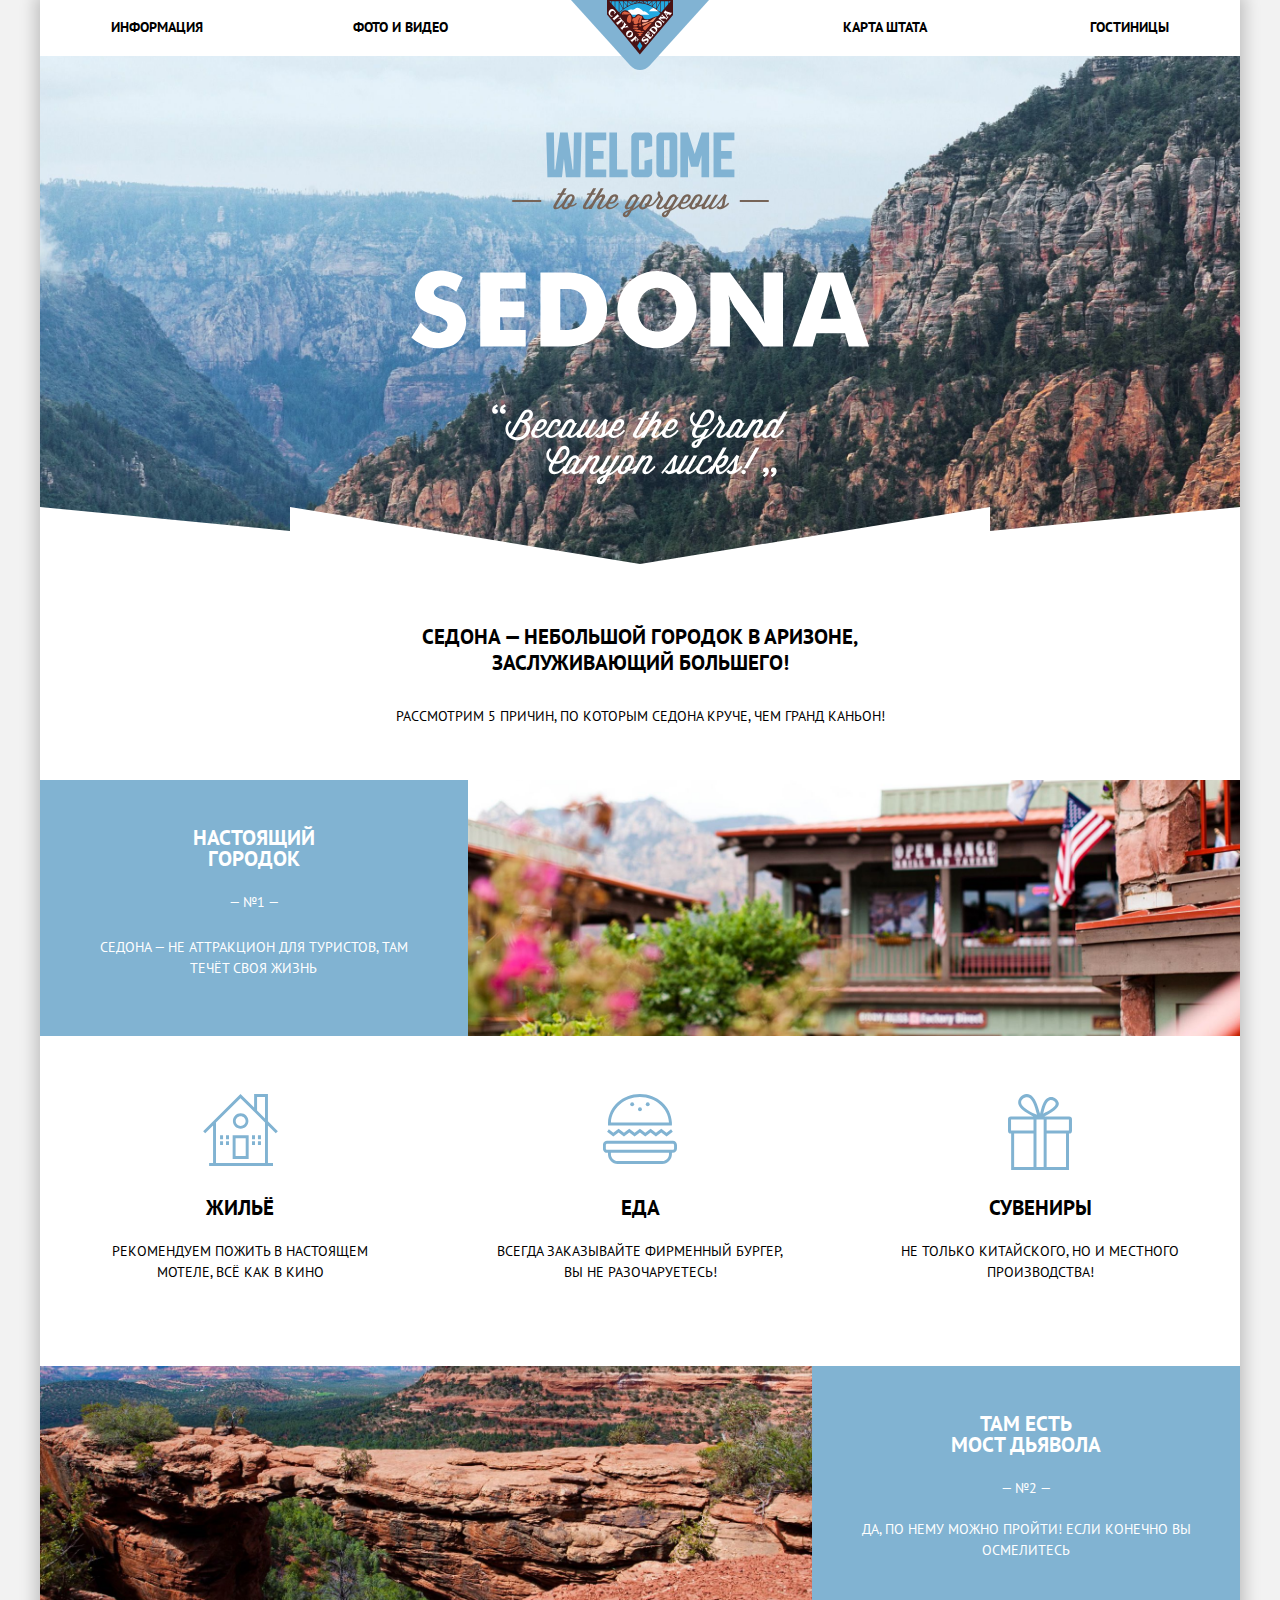
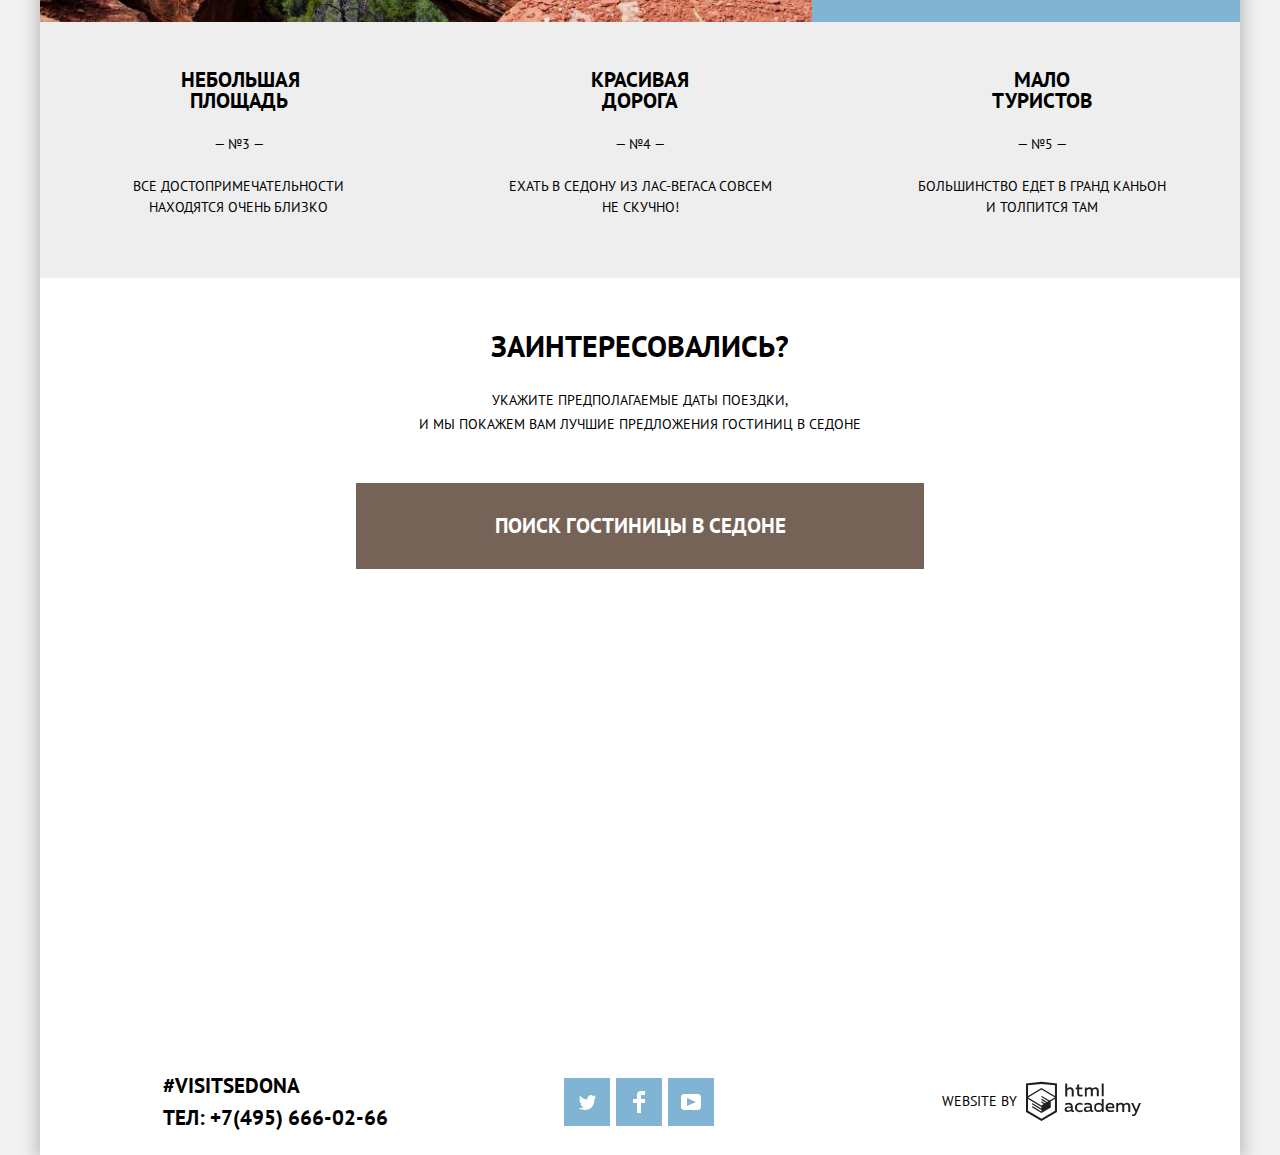
<file: index.html>
<!DOCTYPE html>
<html lang="ru">

<head>
  <meta charset="utf-8">
  <title>Седона</title>
  <link href="https://fonts.googleapis.com/css?family=PT+Sans:400,700&display=swap&subset=cyrillic" rel="stylesheet">
  <link href="css/normalize.css" rel="stylesheet">
  <link href="css/style-min.css" rel="stylesheet">
</head>

<body>
  <div class="page-container">
    <header class="main-header">
      <nav class="navigation-container">
        <a class="logo" href="index.html">
          <img class="logo-image" src="img/logo-sedona.svg" width="140" height="70" alt="город Седона логотип">
        </a>
        <ul class="without-bullets site-navigation">
          <li class="nav-item">
            <a class="link" href="">Информация</a>
          </li>
          <li class="nav-item">
            <a class="link" href="">Фото и Видео</a>
          </li>
          <li class="nav-item">
            <a class="link" href="">Карта штата</a>
          </li>
          <li class="nav-item">
            <a class="link" href="hotels.html">Гостиницы</a>
          </li>
        </ul>
      </nav>
    </header>
    <main>
      <div class="intro">
        <img src="img/intro-welcome.svg" width="459" height="353" alt="Приветствие">
      </div>
      <div class="heading">
        <h1 class="main-title">Седона — небольшой городок в Аризоне, заслуживающий большего!</h1>
        <p class="heading-reason">Рассмотрим 5 причин, по которым Седона круче, чем гранд каньон!</p>
      </div>
      <section class="content">
        <h2 class="visually-hidden">Преимущесва</h2>
        <ul class="without-bullets">
          <li>
            <div class="reason-landscape">
              <div class="marked">
                <h3 class="reason-title">Настоящий городок</h3>
                <p>— №1 —</p>
                <p class="small-scale">Седона — не аттракцион для туристов, там течёт своя жизнь</p>
              </div>
              <img class="img-reason" src="img/real-city.jpg" width="800" height="400" alt="Фото города Седона">
            </div>
            <ul class="without-bullets reason">
              <li class="nested-list">
                <h3 class="reason-title sub-reasons home">Жильё</h3>
                <p>Рекомендуем пожить в настоящем мотеле, всё как в кино</p>
              </li>
              <li class="nested-list">
                <h3 class="reason-title sub-reasons food">Еда</h3>
                <p>Всегда заказывайте фирменный бургер, вы не разочаруетесь!</p>
              </li>
              <li class="nested-list ">
                <h3 class="reason-title sub-reasons souvenir">Сувениры</h3>
                <p>Не только китайского, но и местного производства!</p>
              </li>
            </ul>
          </li>
          <li>
            <div class="reason-landscape">
              <img class="img-reason" src="img/devil-canyon.jpg" width="800" height="400" alt="Фото дьявольского моста">
              <div class="marked">
                <h3 class="reason-title">Там есть<br> мост дьявола</h3>
                <p class="marked-correct">— №2 —</p>
                <p>Да, по нему можно пройти! Если конечно вы осмелитесь</p>
              </div>
            </div>
            <ul class="without-bullets number-reason">
              <li class="other-reasons">
                <h3 class="reason-title">Небольшая площадь</h3>
                <p class="other-reasons-correct">— №3 —</p>
                <p>Все достопримечательности находятся очень близко</p>
              </li>
              <li class="other-reasons other-reasons-fix">
                <h3 class="reason-title">Красивая дорога</h3>
                <p class="other-reasons-correct">— №4 —</p>
                <p>Ехать в седону из лас-вегаса совсем не скучно!</p>
              </li>
              <li class="other-reasons">
                <h3 class="reason-title">Мало туристов</h3>
                <p class="other-reasons-correct">— №5 —</p>
                <p>Большинство едет в гранд каньон и толпится там</p>
              </li>
            </ul>
        </ul>
      </section>
      <div class="before-search">
        <p>Заинтересовались?</p>
        <p>Укажите предполагаемые даты поездки,<br>и мы покажем вам лучшие предложения гостиниц в седоне
        </p>
      </div>
      <div class="pop-up-form">
        <button class="search" type="button">Поиск гостиницы в Седоне</button>
        <div class="modal-container">
          <form class="user search-form" method="get" action="https://echo.htmlacademy.ru">
            <div class="search-date">
              <label for="date-in">Дата заезда:</label>
              <div class="date-container container-correct">
                <input class="pop-up-input date-in" type="text" id="date-in" name="in" placeholder="24 апреля 2017">
                <button class="date-button" type="button" aria-label="Календарь для даты заезда">
                  <svg xmlns="http://www.w3.org/2000/svg" width="21" height="22" viewBox="0 0 21 22">
                    <path d="M19.251 2.025h-2.845V.648c0-.381-.294-.689-.656-.689-.363 0-.656.308-.656.689v1.377h-3.938V.648c0-.381-.294-.689-.655-.689-.363 0-.657.308-.657.689v1.377H5.906V.648c0-.381-.294-.689-.656-.689-.363 0-.657.308-.657.689v1.377H1.75C.784 2.025 0 2.847 0 3.862v16.302C0 21.179.784 22 1.75 22h17.501c.966 0 1.749-.821 1.749-1.836V3.862c0-1.015-.783-1.837-1.749-1.837zm.437 18.139a.448.448 0 0 1-.437.459H1.75a.45.45 0 0 1-.438-.459V3.862a.45.45 0 0 1 .438-.459h2.844v1.378c0 .381.294.689.657.689.362 0 .656-.308.656-.689V3.403h3.938v1.378c0 .381.294.689.657.689.361 0 .655-.308.655-.689V3.403h3.938v1.378c0 .381.293.689.656.689.362 0 .656-.308.656-.689V3.403h2.845c.241 0 .437.206.437.459v16.302z" />
                    <path d="M4.594 8.225h2.625v2.066H4.594zM4.594 11.668h2.625v2.067H4.594zM4.594 15.112h2.625v2.066H4.594zM9.188 15.112h2.625v2.066H9.188zM9.188 11.668h2.625v2.067H9.188zM9.188 8.225h2.625v2.066H9.188zM13.781 15.112h2.625v2.066h-2.625zM13.781 11.668h2.625v2.067h-2.625zM13.781 8.225h2.625v2.066h-2.625z" />
                  </svg>
                </button>
              </div>
            </div>
            <div class="search-date">
              <label for="date-out">Дата выезда:</label>
              <div class="date-container">
                <input class="pop-up-input date-out" type="text" id="date-out" placeholder="4 июля 2017">
                <button class="date-button" type="button" aria-label="Календарь для даты выезда">
                  <svg xmlns="http://www.w3.org/2000/svg" width="21" height="22" viewBox="0 0 21 22">
                    <path d="M19.251 2.025h-2.845V.648c0-.381-.294-.689-.656-.689-.363 0-.656.308-.656.689v1.377h-3.938V.648c0-.381-.294-.689-.655-.689-.363 0-.657.308-.657.689v1.377H5.906V.648c0-.381-.294-.689-.656-.689-.363 0-.657.308-.657.689v1.377H1.75C.784 2.025 0 2.847 0 3.862v16.302C0 21.179.784 22 1.75 22h17.501c.966 0 1.749-.821 1.749-1.836V3.862c0-1.015-.783-1.837-1.749-1.837zm.437 18.139a.448.448 0 0 1-.437.459H1.75a.45.45 0 0 1-.438-.459V3.862a.45.45 0 0 1 .438-.459h2.844v1.378c0 .381.294.689.657.689.362 0 .656-.308.656-.689V3.403h3.938v1.378c0 .381.294.689.657.689.361 0 .655-.308.655-.689V3.403h3.938v1.378c0 .381.293.689.656.689.362 0 .656-.308.656-.689V3.403h2.845c.241 0 .437.206.437.459v16.302z" />
                    <path d="M4.594 8.225h2.625v2.066H4.594zM4.594 11.668h2.625v2.067H4.594zM4.594 15.112h2.625v2.066H4.594zM9.188 15.112h2.625v2.066H9.188zM9.188 11.668h2.625v2.067H9.188zM9.188 8.225h2.625v2.066H9.188zM13.781 15.112h2.625v2.066h-2.625zM13.781 11.668h2.625v2.067h-2.625zM13.781 8.225h2.625v2.066h-2.625z" />
                  </svg>
                </button>
              </div>
            </div>
            <div class="search-sum">
              <label for="sum-adults">Взрослые:</label>
              <div class="sum-container">
                <input class="pop-up-input sum-adults" type="text" id="sum-adults" name="adults" placeholder="2">
                <button type="button" class="button-minus">
                  <svg xmlns="http://www.w3.org/2000/svg" width="12" height="12" viewBox="0 0 24 24">
                    <path d="M0 9h24v6h-24z" />
                  </svg>
                </button>
                <button type="button" class="button-plus">
                  <svg xmlns="http://www.w3.org/2000/svg" width="12" height="12" viewBox="0 0 24 24">
                    <path d="M24 9h-9v-9h-6v9h-9v6h9v9h6v-9h9z" />
                  </svg>
                </button>
              </div>
            </div>
            <div class="search-sum number-correct">
              <label for="sum-child">Дети:</label>
              <div class="sum-container">
                <input class="pop-up-input sum-child" type="text" id="sum-child" name="child" placeholder="0">
                <button type="button" class=" button-minus">
                  <svg xmlns="http://www.w3.org/2000/svg" width="12" height="12" viewBox="0 0 24 24">
                    <path d="M0 9h24v6h-24z" />
                  </svg>
                </button>
                <button type="button" class="button-plus">
                  <svg xmlns="http://www.w3.org/2000/svg" width="12" height="12" viewBox="0 0 24 24">
                    <path d="M24 9h-9v-9h-6v9h-9v6h9v9h6v-9h9z" />
                  </svg>
                </button>
              </div>
            </div>
            <button class="find-button" type="submit">Найти</button>
          </form>
        </div>
      </div>
      <div>
        <iframe src="https://www.google.com/maps/embed?pb=!1m18!1m12!1m3!1d1381652.562069923!2d-113.33995624875845!3d34.11671425889066!2m3!1f0!2f0!3f0!3m2!1i1024!2i768!4f13.1!3m3!1m2!1s0x872da132f942b00d%3A0x5548c523fa6c8efd!2z0KHQtdC00L7QvdCwLCDQkNGA0LjQt9C-0L3QsCA4NjMzNiwg0KHQqNCQ!5e0!3m2!1sru!2sua!4v1584715663365!5m2!1sru!2sua" width="1200" height="473" style="border:0;" allowfullscreen="" aria-hidden="false" tabindex="0"></iframe>
      </div>
    </main>
    <footer class="footer-wrap">
      <p class="telephone ">#visitsedona
        <a class="link" href="tel:74956660266">тел: +7(495) 666-02-66</a>
      </p>
      <ul class="without-bullets social-link">
        <li>
          <a class="social-icon twitter" href="" aria-label="Твиттер"></a>
        </li>
        <li>
          <a class="social-icon facebook" href="" aria-label="Фейсбук"></a>
        </li>
        <li>
          <a class="social-icon youtube" href="" aria-label="Ютуб"></a>
        </li>
      </ul>
      <div class="academy-wrap">
        <div class="academy-footer">website by</div>
        <a class="link" href="https://htmlacademy.ru/intensive/htmlcss" aria-label="Ссылка на академию">
            <svg class="academy-link"  id="Layer_1" data-name="Layer 1" xmlns="http://www.w3.org/2000/svg" viewBox="0 0 108.08 36.85">
              <title>logo-htmlacademy-small1</title>
              <path d="M44.61,26.88a2,2,0,0,0,.55-0.1v1.33a3.25,3.25,0,0,1-1.18.21,1.67,1.67,0,0,1-1.67-1,4.84,4.84,0,0,1-3.14,1.08c-1.51,0-2.91-.83-2.91-2.55,0-2.13,2-2.79,3.71-2.79a11.08,11.08,0,0,1,2.17.25v-0.3c0-1-.76-1.77-2.19-1.77a7.42,7.42,0,0,0-3,.64v-1.7a10.21,10.21,0,0,1,3.19-.55c2.36,0,3.81,1.12,3.81,3.65v3a0.54,0.54,0,0,0,.49.59h0.17Zm-6.44-1.13A1.35,1.35,0,0,0,39.63,27h0.11a3.39,3.39,0,0,0,2.41-1V24.58a9.72,9.72,0,0,0-1.81-.21c-1,0-2.16.33-2.16,1.38h0Zm12.36-6.11a5,5,0,0,1,2.57.64V22a4.08,4.08,0,0,0-2.3-.7,2.75,2.75,0,1,0,0,5.49,5,5,0,0,0,2.43-.64v1.71a6.27,6.27,0,0,1-2.76.57A4.21,4.21,0,0,1,46,24.51q0-.21,0-0.41a4.32,4.32,0,0,1,4.18-4.46h0.38Zm12.17,7.24a2,2,0,0,0,.55-0.1v1.33a3.25,3.25,0,0,1-1.18.21,1.67,1.67,0,0,1-1.67-1,4.84,4.84,0,0,1-3.14,1.08c-1.51,0-2.91-.83-2.91-2.55,0-2.13,2-2.79,3.71-2.79a11.08,11.08,0,0,1,2.17.25v-0.3c0-1-.76-1.77-2.19-1.77a7.42,7.42,0,0,0-3,.64v-1.7a10.21,10.21,0,0,1,3.19-.55c2.36,0,3.81,1.12,3.81,3.65v3a0.54,0.54,0,0,0,.49.59h0.17Zm-6.44-1.13A1.35,1.35,0,0,0,57.73,27h0.11a3.39,3.39,0,0,0,2.41-1V24.58a9.72,9.72,0,0,0-1.81-.21c-1.06,0-2.16.33-2.16,1.38h0ZM73,16V28.2H71.35V26.88a3.88,3.88,0,0,1-3.19,1.54,4.4,4.4,0,0,1,0-8.78,3.81,3.81,0,0,1,3,1.3V16H73Zm-4.53,5.22a2.76,2.76,0,1,0,0,5.52A2.86,2.86,0,0,0,71.15,25V23A2.91,2.91,0,0,0,68.49,21.27ZM79,19.64c3.31,0,4.46,2.68,3.92,5.09H76.7c0.21,1.5,1.67,2.11,3.19,2.11a6.11,6.11,0,0,0,2.64-.59v1.6a7.14,7.14,0,0,1-3,.57C77,28.42,74.78,27,74.78,24a4.18,4.18,0,0,1,4-4.39H79Zm0.09,1.54a2.28,2.28,0,0,0-2.44,2.1v0.06H81.3A2,2,0,0,0,79.13,21.18Zm5.73,7V19.87h1.65v1a3.81,3.81,0,0,1,2.78-1.27A2.86,2.86,0,0,1,91.89,21a4.12,4.12,0,0,1,2.91-1.33A3.06,3.06,0,0,1,98,23V28.2h-1.9V23.05a1.59,1.59,0,0,0-1.42-1.75H94.42a2.8,2.8,0,0,0-2.07,1.12V28.2h-1.9V23.05A1.59,1.59,0,0,0,89,21.31H88.8a3,3,0,0,0-2.21,1.29v5.63H84.86Zm21.31-8.33h1.9l-3.91,9.46c-0.9,2.17-2.09,2.86-3.35,2.86a4.76,4.76,0,0,1-1.1-.14V30.46a2.86,2.86,0,0,0,.85.12c0.9,0,1.58-.64,2.07-1.9l0.17-.42-4-8.4h2l2.86,6.29ZM38.73,1.46V6.22a3.81,3.81,0,0,1,2.7-1.14,3.25,3.25,0,0,1,3.44,3.4v5.15H43V8.72a1.81,1.81,0,0,0-1.61-2h-0.3a2.93,2.93,0,0,0-2.32,1.39v5.52h-1.9V1.46h1.9ZM49.94,2.31v3h3V6.91h-3v3.81c0,1.1.5,1.46,1.58,1.46a4.49,4.49,0,0,0,1.69-.33v1.6A6.8,6.8,0,0,1,51,13.8a2.55,2.55,0,0,1-2.86-2.74V6.89H46.58V5.26h1.5V2.74Zm5.4,11.31V5.28H57v1A3.81,3.81,0,0,1,59.77,5a2.86,2.86,0,0,1,2.6,1.33A4.12,4.12,0,0,1,65.28,5,3.06,3.06,0,0,1,68.44,8.4v5.21h-1.9V8.46a1.59,1.59,0,0,0-1.42-1.75H64.89a2.8,2.8,0,0,0-2.07,1.12v5.78h-1.9V8.46A1.59,1.59,0,0,0,59.5,6.71H59.27A3,3,0,0,0,57.06,8v5.63H55.34ZM71.17,1.45H73V13.6H71.17V1.45ZM14.71,0H14.55L0,1.54V28.21l14.55,8.66,14.55-8.66V1.54Zm12.5,27.1L14.55,34.64,1.9,27.12V16.18l12.59,7.5V25L5.86,19.9v1.31l8.68,5.21v1.39L5.87,22.65V24l8.68,5.21,8.75-5.24V18.31L27.2,16V27.12Zm0-12.53-3.48,2-1.6,1L14.51,13v1.31L21,18.23H21l-0.14.09-1,.54-5.37-3.2V17l4.24,2.52-1,.67-3.2-1.9v1.31l2.1,1.24L14.5,22.1,2,14.65,14.51,7.11Zm0-1.32L14.49,5.76,1.91,13.25v-10L14.56,1.92,27.21,3.25v10h0Z" transform="translate(0 -0.02)" />
            </svg>
        </a>
      </div>
    </footer>
  </div>
  <script src="js/script-min.js"></script>
</body>

</html>
</file>
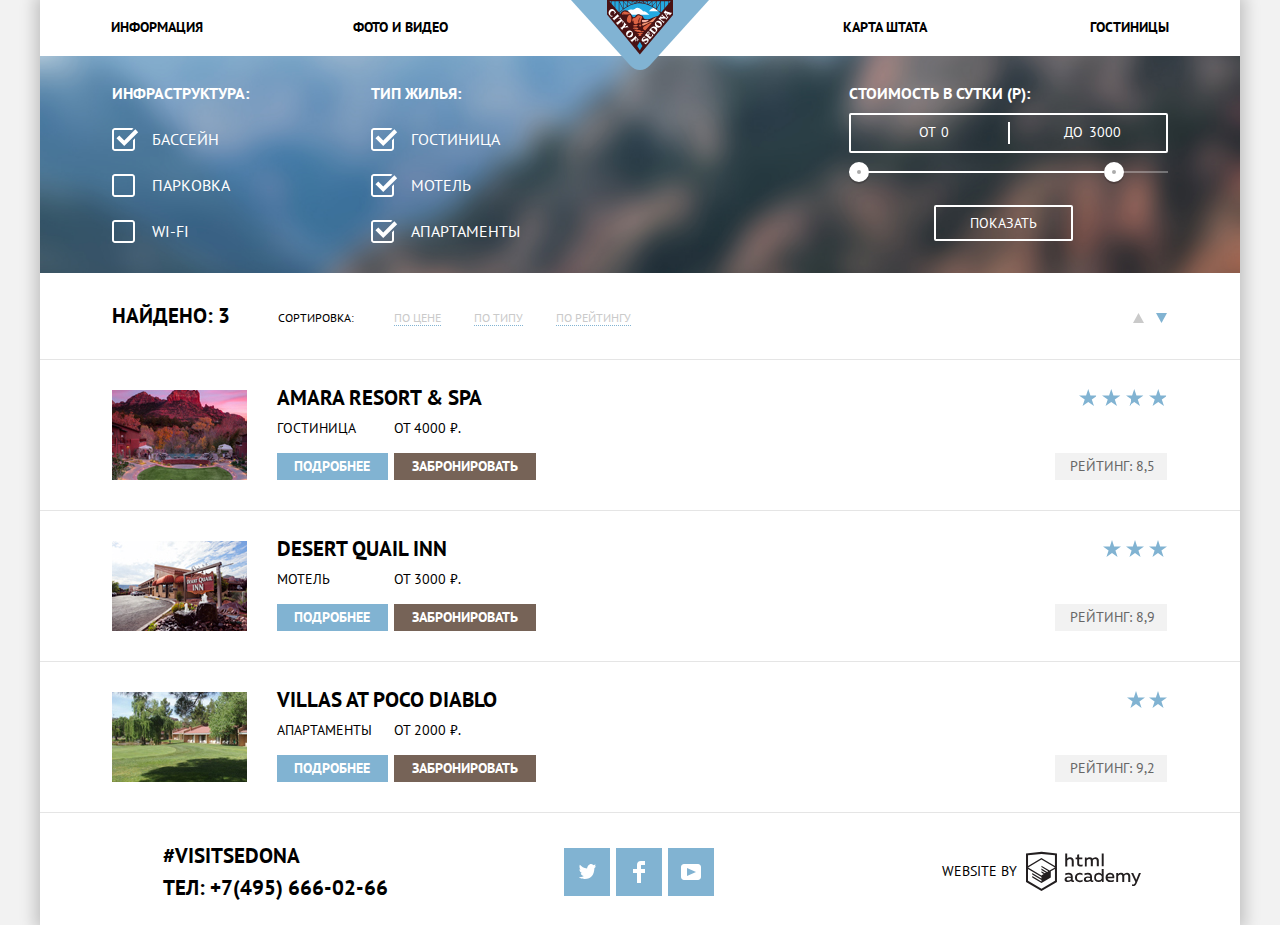
<file: hotels.html>
<!DOCTYPE html>
<html lang="ru">

<head>
  <meta charset="utf-8">
  <title>Отели</title>
  <link href="https://fonts.googleapis.com/css?family=PT+Sans:400,700&display=swap&subset=cyrillic" rel="stylesheet">
  <link href="css/normalize.css" rel="stylesheet">
  <link href="css/style-min.css" rel="stylesheet">
</head>

<body>
  <div class="page-container">
    <header class="main-header">
      <nav class="navigation-container">
        <a class="logo" href="index.html">
          <img class="logo-image" src="img/logo-sedona.svg" width="140" height="70" alt="город Седона логотип">
        </a>
        <ul class="without-bullets site-navigation">
          <li class="nav-item">
            <a class="link link-left" href="">Информация</a>
          </li>
          <li class="nav-item">
            <a class="link link-left" href="">Фото и Видео</a>
          </li>
          <li class="nav-item">
            <a class="link link-right" href="">Карта штата</a>
          </li>
          <li class="nav-item">
            <a class="link link-right" href="hotels.html">Гостиницы</a>
          </li>
        </ul>
      </nav>
    </header>
    <main>
      <h1 class="visually-hidden">Перечень мест для проживания</h1>
      <div>
        <div class="filter">
          <h2 class="visually-hidden">Фильтр жилья</h2>
          <form class="user user-filter" method="get" action="https://echo.htmlacademy.ru">
            <div class="check-container">
              <fieldset class="filter-input">
                <legend class="checkbox-title">Инфраструктура:</legend>
                <ul class="without-bullets">
                  <li>
                    <label class="check" for="inf-pool">Бассейн
                      <input class="check-input" type="checkbox" name="pool" id="inf-pool" value="pool" checked>
                      <svg class="check-button check-off" xmlns="http://www.w3.org/2000/svg" width="27" height="23" viewBox="0 0 27 23">
                        <path d="M20 2c.542 0 1 .458 1 1v17c0 .542-.458 1-1 1H3c-.542 0-1-.458-1-1V3c0-.542.458-1 1-1h17m0-2H3C1.35 0 0 1.35 0 3v17c0 1.65 1.35 3 3 3h17c1.65 0 3-1.35 3-3V3c0-1.65-1.35-3-3-3z" />
                      </svg>
                      <svg class="check-button check-on" xmlns="http://www.w3.org/2000/svg" width="27" height="23" viewBox="0 0 27 23">
                        <path d="M7.285 7.486l-2.829 2.829 7.783 7.783L26.171 4.166l-2.828-2.829-11.104 11.102z" />
                        <path d="M21 20c0 .542-.458 1-1 1H3c-.542 0-1-.458-1-1V3c0-.542.458-1 1-1h16.908L21.493.415A2.96 2.96 0 0 0 20 0H3C1.35 0 0 1.35 0 3v17c0 1.65 1.35 3 3 3h17c1.65 0 3-1.35 3-3v-9.829l-2 2V20z" />
                      </svg>
                    </label>
                  </li>
                  <li>
                    <label class="check" for="inf-parking">Парковка
                      <input class="check-input" type="checkbox" name="parking" id="inf-parking" value="parking">
                      <svg class="check-button check-off" xmlns="http://www.w3.org/2000/svg" width="27" height="23" viewBox="0 0 27 23">
                        <path d="M20 2c.542 0 1 .458 1 1v17c0 .542-.458 1-1 1H3c-.542 0-1-.458-1-1V3c0-.542.458-1 1-1h17m0-2H3C1.35 0 0 1.35 0 3v17c0 1.65 1.35 3 3 3h17c1.65 0 3-1.35 3-3V3c0-1.65-1.35-3-3-3z" />
                      </svg>
                      <svg class="check-button check-on" xmlns="http://www.w3.org/2000/svg" width="27" height="23" viewBox="0 0 27 23">
                        <path d="M7.285 7.486l-2.829 2.829 7.783 7.783L26.171 4.166l-2.828-2.829-11.104 11.102z" />
                        <path d="M21 20c0 .542-.458 1-1 1H3c-.542 0-1-.458-1-1V3c0-.542.458-1 1-1h16.908L21.493.415A2.96 2.96 0 0 0 20 0H3C1.35 0 0 1.35 0 3v17c0 1.65 1.35 3 3 3h17c1.65 0 3-1.35 3-3v-9.829l-2 2V20z" />
                      </svg>
                    </label>
                  </li>
                  <li>
                    <label class="check" for="inf-wi-fi">Wi-fi
                      <input class="check-input" type="checkbox" name="wi-fi" id="inf-wi-fi" value="wi-fi">
                      <svg class="check-button check-off" xmlns="http://www.w3.org/2000/svg" width="27" height="23" viewBox="0 0 27 23">
                        <path d="M20 2c.542 0 1 .458 1 1v17c0 .542-.458 1-1 1H3c-.542 0-1-.458-1-1V3c0-.542.458-1 1-1h17m0-2H3C1.35 0 0 1.35 0 3v17c0 1.65 1.35 3 3 3h17c1.65 0 3-1.35 3-3V3c0-1.65-1.35-3-3-3z" />
                      </svg>
                      <svg class="check-button check-on" xmlns="http://www.w3.org/2000/svg" width="27" height="23" viewBox="0 0 27 23">
                        <path d="M7.285 7.486l-2.829 2.829 7.783 7.783L26.171 4.166l-2.828-2.829-11.104 11.102z" />
                        <path d="M21 20c0 .542-.458 1-1 1H3c-.542 0-1-.458-1-1V3c0-.542.458-1 1-1h16.908L21.493.415A2.96 2.96 0 0 0 20 0H3C1.35 0 0 1.35 0 3v17c0 1.65 1.35 3 3 3h17c1.65 0 3-1.35 3-3v-9.829l-2 2V20z" />
                      </svg>
                    </label>
                  </li>
                </ul>
              </fieldset>

              <fieldset class="filter-input">
                <legend class="checkbox-title">Тип жилья:</legend>
                <ul class="without-bullets">
                  <li>
                    <label class="check" for="type-hotel">Гостиница
                      <input class="check-input" type="checkbox" name="hotel" id="type-hotel" value="hotel" checked>
                      <svg class="check-button check-off" xmlns="http://www.w3.org/2000/svg" width="27" height="23" viewBox="0 0 27 23">
                        <path d="M20 2c.542 0 1 .458 1 1v17c0 .542-.458 1-1 1H3c-.542 0-1-.458-1-1V3c0-.542.458-1 1-1h17m0-2H3C1.35 0 0 1.35 0 3v17c0 1.65 1.35 3 3 3h17c1.65 0 3-1.35 3-3V3c0-1.65-1.35-3-3-3z" />
                      </svg>
                      <svg class="check-button check-on" xmlns="http://www.w3.org/2000/svg" width="27" height="23" viewBox="0 0 27 23">
                        <path d="M7.285 7.486l-2.829 2.829 7.783 7.783L26.171 4.166l-2.828-2.829-11.104 11.102z" />
                        <path d="M21 20c0 .542-.458 1-1 1H3c-.542 0-1-.458-1-1V3c0-.542.458-1 1-1h16.908L21.493.415A2.96 2.96 0 0 0 20 0H3C1.35 0 0 1.35 0 3v17c0 1.65 1.35 3 3 3h17c1.65 0 3-1.35 3-3v-9.829l-2 2V20z" />
                      </svg>
                    </label>
                  </li>
                  <li>
                    <label class="check" for="type-motel">Мотель
                      <input class="check-input" type="checkbox" name="motel" id="type-motel" value="motel" checked>
                      <svg class="check-button check-off" xmlns="http://www.w3.org/2000/svg" width="27" height="23" viewBox="0 0 27 23">
                        <path d="M20 2c.542 0 1 .458 1 1v17c0 .542-.458 1-1 1H3c-.542 0-1-.458-1-1V3c0-.542.458-1 1-1h17m0-2H3C1.35 0 0 1.35 0 3v17c0 1.65 1.35 3 3 3h17c1.65 0 3-1.35 3-3V3c0-1.65-1.35-3-3-3z" />
                      </svg>
                      <svg class="check-button check-on" xmlns="http://www.w3.org/2000/svg" width="27" height="23" viewBox="0 0 27 23">
                        <path d="M7.285 7.486l-2.829 2.829 7.783 7.783L26.171 4.166l-2.828-2.829-11.104 11.102z" />
                        <path d="M21 20c0 .542-.458 1-1 1H3c-.542 0-1-.458-1-1V3c0-.542.458-1 1-1h16.908L21.493.415A2.96 2.96 0 0 0 20 0H3C1.35 0 0 1.35 0 3v17c0 1.65 1.35 3 3 3h17c1.65 0 3-1.35 3-3v-9.829l-2 2V20z" />
                      </svg>
                    </label>
                  </li>
                  <li>
                    <label class="check" for="type-apartments">Апартаменты
                      <input class="check-input" type="checkbox" name="apartments" id="type-apartments" value="apartments" checked>
                      <svg class="check-button check-off" xmlns="http://www.w3.org/2000/svg" width="27" height="23" viewBox="0 0 27 23">
                        <path d="M20 2c.542 0 1 .458 1 1v17c0 .542-.458 1-1 1H3c-.542 0-1-.458-1-1V3c0-.542.458-1 1-1h17m0-2H3C1.35 0 0 1.35 0 3v17c0 1.65 1.35 3 3 3h17c1.65 0 3-1.35 3-3V3c0-1.65-1.35-3-3-3z" />
                      </svg>
                      <svg class="check-button check-on" xmlns="http://www.w3.org/2000/svg" width="27" height="23" viewBox="0 0 27 23">
                        <path d="M7.285 7.486l-2.829 2.829 7.783 7.783L26.171 4.166l-2.828-2.829-11.104 11.102z" />
                        <path d="M21 20c0 .542-.458 1-1 1H3c-.542 0-1-.458-1-1V3c0-.542.458-1 1-1h16.908L21.493.415A2.96 2.96 0 0 0 20 0H3C1.35 0 0 1.35 0 3v17c0 1.65 1.35 3 3 3h17c1.65 0 3-1.35 3-3v-9.829l-2 2V20z" />
                      </svg>
                    </label>
                  </li>
                </ul>
              </fieldset>
            </div>
            <div class="filter-range">
              <div class="filter-range-title">Стоимость в сутки (р):</div>
              <div class="price-controls">
                <label class="min-price">от
                  <input type="number" name="min-price" value="0">
                </label>
                <label class="max-price">до
                  <input type="number" name="max-price" value="3000">
                </label>
              </div>
              <div class="range-controls">
                <div class="scale">
                  <div class="bar"></div>
                </div>
                <button type="button" class="range-toggle range-toggle-min"></button>
                <button type="button" class="range-toggle range-toggle-max"></button>
              </div>
              <button class="btn-transparent" type="submit">Показать</button>
            </div>
          </form>
        </div>
      </div>
      <div class="sort">
        <p class="sort-find">Найдено: 3</p>
        <p class="sort-transfer">Cортировка:</p>
        <ul class="without-bullets typical-sorting">
          <li>
            <a class="link" href="">По цене</a>
          </li>
          <li>
            <a class="link" href="">По типу</a>
          </li>
          <li>
            <a class="link" href="">По рейтингу</a>
          </li>
        </ul>
        <div class="sort-button-container">
          <a class="sort-button up-button " href="" aria-label="вверх по списку">
            <svg xmlns="http://www.w3.org/2000/svg" width="11" height="10" viewBox="0 0 11 10">
              <path d="M5.5 0L0 10h11z" />
            </svg>
          </a>
          <a class="sort-button down-button active" href="" aria-label="вниз по списку">
            <svg xmlns="http://www.w3.org/2000/svg" width="11" height="10" viewBox="0 0 11 10">
              <path d="M5.5 10L0 0h11" />
            </svg>
          </a>
        </div>
      </div>
      <div class="resting-kind">
        <article class="resting-place">
          <div class="art-section">
            <div class="images">
              <img src="img/amara.jpg" width="135" height="90" alt="Фото гостиницы Amara resort & spa">
            </div>
            <div>
              <h2 class="article-heading">
                <a class="link" href="">Amara resort & spa</a>
              </h2>
              <div class="button-container">
                <div class="button-item">
                  <p class="before-button">Гостиница</p>
                  <a class="link detail" href="">Подробнее</a>
                </div>
                <div class="button-item">
                  <p class="before-button">От 4000 ₽.</p>
                  <a class="link order" href="">Забронировать</a>
                </div>
              </div>
            </div>
          </div>
          <div class="raiting">
            <p class="stars four-stars">Четыре звезды</p>
            <p class="number-raiting">Рейтинг: 8,5</p>
          </div>
        </article>
        <article class="resting-place">
          <div class="art-section">
            <div class="images">
              <img src="img/desert.jpg" width="135" height="90" alt="Фото мотеля Desert quail inn">
            </div>
            <div>
              <h2 class="article-heading">
                <a class="link" href="">Desert quail inn</a>
              </h2>
              <div class="button-container">
                <div class="button-item">
                  <p class="before-button">Мотель</p>
                  <a class="link detail" href="">Подробнее</a>
                </div>
                <div class="button-item">
                  <p class="before-button">От 3000 ₽.</p>
                  <a class="link order" href="">Забронировать</a>
                </div>
              </div>
            </div>
          </div>
          <div class="raiting">
            <p class="stars three-stars">Три звезды</p>
            <p class="number-raiting">Рейтинг: 8,9</p>
          </div>
        </article>

        <article class="resting-place">
          <div class="art-section">
            <div class="images">
              <img src="img/villas.jpg" width="135" height="90" alt="Фото апартаментов Villas at poco diablo">
            </div>
            <div>
              <h2 class="article-heading">
                <a class="link" href="">Villas at poco diablo</a>
              </h2>
              <div class="button-container">
                <div class="button-item">
                  <p class="before-button">Апартаменты</p>
                  <a class="link detail" href="">Подробнее</a>
                </div>
                <div class="button-item">
                  <p class="before-button">ОТ 2000 ₽.</p>
                  <a class="link order" href="">Забронировать</a>
                </div>
              </div>
            </div>
          </div>
          <div class="raiting">
            <p class="stars two-stars">Две звезды</p>
            <p class="number-raiting">Рейтинг: 9,2</p>
          </div>
        </article>
      </div>

    </main>
    <footer class="footer-wrap">
      <p class="telephone ">#visitsedona
        <a class="link" href="tel:74956660266">тел: +7(495) 666-02-66</a>
      </p>
      <ul class="without-bullets social-link">
        <li>
          <a class="social-icon twitter" href="" aria-label="Твиттер"></a>
        </li>
        <li>
          <a class="social-icon facebook" href="" aria-label="Фейсбук"></a>
        </li>
        <li>
          <a class="social-icon youtube" href="" aria-label="Ютуб"></a>
        </li>
      </ul>
      <div class="academy-wrap">
        <div class="academy-footer">website by</div>
        <a class="link" href="https://htmlacademy.ru/intensive/htmlcss" aria-label="Ссылка на академию">
            <svg class="academy-link"  id="Layer_1" data-name="Layer 1" xmlns="http://www.w3.org/2000/svg" viewBox="0 0 108.08 36.85">
              <title>logo-htmlacademy-small1</title>
              <path d="M44.61,26.88a2,2,0,0,0,.55-0.1v1.33a3.25,3.25,0,0,1-1.18.21,1.67,1.67,0,0,1-1.67-1,4.84,4.84,0,0,1-3.14,1.08c-1.51,0-2.91-.83-2.91-2.55,0-2.13,2-2.79,3.71-2.79a11.08,11.08,0,0,1,2.17.25v-0.3c0-1-.76-1.77-2.19-1.77a7.42,7.42,0,0,0-3,.64v-1.7a10.21,10.21,0,0,1,3.19-.55c2.36,0,3.81,1.12,3.81,3.65v3a0.54,0.54,0,0,0,.49.59h0.17Zm-6.44-1.13A1.35,1.35,0,0,0,39.63,27h0.11a3.39,3.39,0,0,0,2.41-1V24.58a9.72,9.72,0,0,0-1.81-.21c-1,0-2.16.33-2.16,1.38h0Zm12.36-6.11a5,5,0,0,1,2.57.64V22a4.08,4.08,0,0,0-2.3-.7,2.75,2.75,0,1,0,0,5.49,5,5,0,0,0,2.43-.64v1.71a6.27,6.27,0,0,1-2.76.57A4.21,4.21,0,0,1,46,24.51q0-.21,0-0.41a4.32,4.32,0,0,1,4.18-4.46h0.38Zm12.17,7.24a2,2,0,0,0,.55-0.1v1.33a3.25,3.25,0,0,1-1.18.21,1.67,1.67,0,0,1-1.67-1,4.84,4.84,0,0,1-3.14,1.08c-1.51,0-2.91-.83-2.91-2.55,0-2.13,2-2.79,3.71-2.79a11.08,11.08,0,0,1,2.17.25v-0.3c0-1-.76-1.77-2.19-1.77a7.42,7.42,0,0,0-3,.64v-1.7a10.21,10.21,0,0,1,3.19-.55c2.36,0,3.81,1.12,3.81,3.65v3a0.54,0.54,0,0,0,.49.59h0.17Zm-6.44-1.13A1.35,1.35,0,0,0,57.73,27h0.11a3.39,3.39,0,0,0,2.41-1V24.58a9.72,9.72,0,0,0-1.81-.21c-1.06,0-2.16.33-2.16,1.38h0ZM73,16V28.2H71.35V26.88a3.88,3.88,0,0,1-3.19,1.54,4.4,4.4,0,0,1,0-8.78,3.81,3.81,0,0,1,3,1.3V16H73Zm-4.53,5.22a2.76,2.76,0,1,0,0,5.52A2.86,2.86,0,0,0,71.15,25V23A2.91,2.91,0,0,0,68.49,21.27ZM79,19.64c3.31,0,4.46,2.68,3.92,5.09H76.7c0.21,1.5,1.67,2.11,3.19,2.11a6.11,6.11,0,0,0,2.64-.59v1.6a7.14,7.14,0,0,1-3,.57C77,28.42,74.78,27,74.78,24a4.18,4.18,0,0,1,4-4.39H79Zm0.09,1.54a2.28,2.28,0,0,0-2.44,2.1v0.06H81.3A2,2,0,0,0,79.13,21.18Zm5.73,7V19.87h1.65v1a3.81,3.81,0,0,1,2.78-1.27A2.86,2.86,0,0,1,91.89,21a4.12,4.12,0,0,1,2.91-1.33A3.06,3.06,0,0,1,98,23V28.2h-1.9V23.05a1.59,1.59,0,0,0-1.42-1.75H94.42a2.8,2.8,0,0,0-2.07,1.12V28.2h-1.9V23.05A1.59,1.59,0,0,0,89,21.31H88.8a3,3,0,0,0-2.21,1.29v5.63H84.86Zm21.31-8.33h1.9l-3.91,9.46c-0.9,2.17-2.09,2.86-3.35,2.86a4.76,4.76,0,0,1-1.1-.14V30.46a2.86,2.86,0,0,0,.85.12c0.9,0,1.58-.64,2.07-1.9l0.17-.42-4-8.4h2l2.86,6.29ZM38.73,1.46V6.22a3.81,3.81,0,0,1,2.7-1.14,3.25,3.25,0,0,1,3.44,3.4v5.15H43V8.72a1.81,1.81,0,0,0-1.61-2h-0.3a2.93,2.93,0,0,0-2.32,1.39v5.52h-1.9V1.46h1.9ZM49.94,2.31v3h3V6.91h-3v3.81c0,1.1.5,1.46,1.58,1.46a4.49,4.49,0,0,0,1.69-.33v1.6A6.8,6.8,0,0,1,51,13.8a2.55,2.55,0,0,1-2.86-2.74V6.89H46.58V5.26h1.5V2.74Zm5.4,11.31V5.28H57v1A3.81,3.81,0,0,1,59.77,5a2.86,2.86,0,0,1,2.6,1.33A4.12,4.12,0,0,1,65.28,5,3.06,3.06,0,0,1,68.44,8.4v5.21h-1.9V8.46a1.59,1.59,0,0,0-1.42-1.75H64.89a2.8,2.8,0,0,0-2.07,1.12v5.78h-1.9V8.46A1.59,1.59,0,0,0,59.5,6.71H59.27A3,3,0,0,0,57.06,8v5.63H55.34ZM71.17,1.45H73V13.6H71.17V1.45ZM14.71,0H14.55L0,1.54V28.21l14.55,8.66,14.55-8.66V1.54Zm12.5,27.1L14.55,34.64,1.9,27.12V16.18l12.59,7.5V25L5.86,19.9v1.31l8.68,5.21v1.39L5.87,22.65V24l8.68,5.21,8.75-5.24V18.31L27.2,16V27.12Zm0-12.53-3.48,2-1.6,1L14.51,13v1.31L21,18.23H21l-0.14.09-1,.54-5.37-3.2V17l4.24,2.52-1,.67-3.2-1.9v1.31l2.1,1.24L14.5,22.1,2,14.65,14.51,7.11Zm0-1.32L14.49,5.76,1.91,13.25v-10L14.56,1.92,27.21,3.25v10h0Z" transform="translate(0 -0.02)" />
            </svg>
        </a>
      </div>
    </footer>
  </div>
</body>

</html>
</file>
<file: css/style-min.css>
body{margin:0;padding:0;font-family:"PT Sans",Arial,sans-serif;font-size:14px;line-height:21px;font-weight:400;color:#000;text-transform:uppercase;background-color:#f2f2f2;text-align:center}.page-container{width:1200px;margin-left:auto;margin-right:auto;box-shadow:0 0 15px 5px rgba(0,1,1,.2);background-color:#fff}.navigation-container{position:relative}.logo{position:absolute;top:0;left:50%;transform:translateX(-50%);display:block;z-index:1}.site-navigation{display:flex;align-items:center;padding:0}.nav-item{width:100px;padding:17px 71px 18px;text-align:left}.nav-item:nth-child(3){margin-left:auto}.nav-item:nth-child(3),.nav-item:nth-child(4){text-align:right}.nav-item .link:hover{color:#81b3d2}.nav-item .link:active{color:rgba(0,0,0,.5)}.nav-item .active{color:rgba(0,0,0,.7)}.link{color:#000;text-decoration:none;font-weight:700}.without-bullets{list-style:none;padding:0;margin:0}.intro{position:relative;background-image:url(../img/background-main.jpg);background-repeat:no-repeat;background-size:100%;background-position:center 27.5%;padding-top:76px;padding-bottom:73px;background-color:#657e9d}.intro::after{display:block;position:absolute;left:0;bottom:0;content:"";background-image:url(../img/intro-mask.svg);height:57px;width:1200px}.heading{margin-left:auto;margin-right:auto;font-size:14px;width:500px;font-weight:400;padding:46px 0 24px;line-height:26px}.heading-reason{padding:13px 0}.main-title{font-size:21px}.visually-hidden{position:absolute;clip:rect(0 0 0 0);width:1px;height:1px;margin:-1px}.reason-landscape{display:flex}.reason{display:flex;justify-content:space-around;flex-wrap:wrap}.number-reason{display:flex;justify-content:space-around;background-color:#eee;flex-wrap:wrap}.reason-title{font-size:21px;padding:0 70px 2px}.marked{background-color:#81b3d2;color:#fff;width:350px;height:100%;padding:26px 45px 47px}.small-scale{margin:0;padding:10px}.img-reason{width:800px;height:256px;object-fit:cover}.nested-list{padding-top:37px;padding-bottom:69px;width:290px}.sub-reasons::before{content:"";display:block;background-repeat:no-repeat;background-position:top center;height:103px}.home::before{background-image:url(../img/icon-1.svg)}.food::before{background-image:url(../img/icon-3.svg)}.souvenir::before{background-image:url(../img/icon-2.svg)}.other-reasons{padding-top:26px;padding-bottom:46px;width:255px}.before-search{font-size:30px;font-weight:700;padding:27px 0 47px}.before-search p:last-child{font-size:14px;font-weight:400;line-height:24px;margin:0;padding-top:2px}.pop-up-form{position:relative;font-weight:700}.search{border:none;width:568px;background-color:#766357;color:#fff;padding:31px 70px;font-weight:700;font-size:21px;text-transform:uppercase}.pop-up-input::-webkit-input-placeholder{color:#000}.pop-up-input:-ms-input-placeholder{color:#000}.pop-up-input::placeholder{color:#000;opacity:1}.search:hover{background-color:#604e43}.search:active{color:rgba(255,255,255,.3);background-color:#503e33}.search-form{position:absolute;display:flex;flex-wrap:wrap;top:86px;left:50%;transform:translateX(-50%);width:460px;background-color:#fff;padding:37px 55px 35px}.pop-up-input{width:100%;background-color:#f2f2f2;border:0;padding:11px 10px;font-weight:700;margin-left:10px;text-transform:uppercase}.pop-up-input:hover{background-color:#ebebeb}.pop-up-input:focus{background-color:transparent;outline:2px solid #e5e5e5}.search-date,.search-sum{display:inherit}.search-date label,.search-sum label{padding-top:9px}.search-date label{padding-left:2px}.search-date{padding:18px 0 11px;width:430px}.search-sum{padding:19px 0 54px;width:160px}.date-container{position:relative;margin-left:10px;flex-grow:1}.container-correct{margin-left:13px}.sum-container{position:relative;margin-left:32px}.sum-container .pop-up-input{width:94px;text-align:center}.number-correct{padding-left:120px}.number-correct .sum-container{margin-left:17px}.button-minus,.button-plus{position:absolute;border:none;outline:0;background-color:transparent;fill:#cacaca}.button-plus{top:11px;right:9px}.button-minus:hover,.button-plus:hover,.date-button:hover{fill:#000}.button-minus:active,.button-plus:active,.date-button:active{fill:#81b3d2}.button-minus{top:11px;left:17px}.date-button{position:absolute;top:6px;right:-25px;border:none;outline:0;background-color:transparent;fill:#cacaca}.find-button{border:none;width:458px;font-weight:700;font-size:21px;text-transform:uppercase;color:#fff;background-color:#81b3d2;padding:17px 50px;margin:0 auto;margin-bottom:20px}.find-button:hover{background-color:#669ec0}.find-button:active{color:rgba(255,255,255,.3);background-color:#5496bd}.footer-wrap{display:flex}.telephone{width:210px;font-weight:700;font-size:21px;line-height:32px;text-align:left;padding-left:123px;padding-top:1px}.telephone a{white-space:nowrap}.social-link{display:flex;flex-wrap:wrap;width:156px;padding-left:185px;padding-right:228px;padding-top:30px}.social-icon{display:block;height:48px;width:46px;background-color:#81b3d2;margin-left:6px;margin-bottom:6px}.social-icon::before{content:"";display:block;height:48px;width:46px;background-position:center;background-repeat:no-repeat}.social-icon:hover{background-color:#669ec0}.social-icon:active::before{opacity:.3}.social-icon:active{background-color:#5496bd}.twitter::before{background-image:url(../img/twitter.svg)}.facebook::before{background-image:url(../img/fb-icon.svg)}.youtube::before{background-image:url(../img/youtube.svg)}.academy-wrap{display:flex;padding-top:20px}.academy-footer{padding-top:23px}.academy-link{height:67px;width:115px;padding:0;margin:0;padding-left:9px;fill:#231f20}.academy-link:hover{fill:#81b3d2}.academy-link:active{fill:#bdbbbc}.detail{background-color:#81b3d2;color:#fff;padding:4px 18px 5px 17px}.detail:hover{background-color:#669ec0}.detail:active{color:rgba(255,255,255,.3);background-color:#5496bd}.order{color:#fff;background-color:#766357;padding:4px 18px 5px}.order:hover{background-color:#604e43}.order:active{color:rgba(255,255,255,.3);background-color:#503e33}.filter{background-image:url(../img/img-blur.jpg);background-size:1200px;background-position:center;background-color:#667b8b}.user-filter{display:flex;justify-content:space-between;padding:27px 58px 0;font-size:16px;color:#fff}.resting-kind{margin-bottom:5px}.resting-place{display:flex;justify-content:space-between;border-top:1px solid #e5e5e5;padding:27px 73px 16px 72px}.resting-place:last-child{border-bottom:1px solid #e5e5e5}.art-section{display:flex}.images{padding-top:3px;padding-right:30px}.article-heading{text-align:left;margin:0}.article-heading .link:hover{color:#81b3d2}.article-heading .link:active{color:#000;opacity:.5}.before-button{text-align:left;margin-top:10px;margin-bottom:17px}.filter-range{width:319px;color:#fff;text-transform:uppercase;margin-right:14px}.filter-range-title{margin-bottom:9px;text-align:left;font-weight:600;font-size:16px;line-height:21px}.price-controls{position:relative;height:36px;margin-bottom:18px;font-size:0;border:2px solid #fff;border-radius:2px}.price-controls::after{content:"";position:absolute;top:50%;left:50%;width:2px;height:22px;background:#fff;transform:translate(-50%,-50%)}.price-controls label{display:inline-block;font-size:14px;line-height:32px;vertical-align:top;text-align:left}.price-controls .max-price,.price-controls .min-price{width:90px;padding-left:55px}.price-controls input{width:50px;margin:0;padding-bottom:3px;color:inherit;font:inherit;background:0 0;border:none}.range-controls{position:relative;margin-bottom:32px}.range-controls .scale{height:2px;background:rgba(255,255,255,.3)}.range-controls .bar{width:80%;height:2px;background:#fff}.range-toggle{position:absolute;top:-9px;padding:2px;width:4px;height:4px;background:#ababab;border:8px solid #fff;border-radius:50%;box-shadow:0 2px 1px 0 rgba(0,1,1,.2)}.range-toggle:hover{background:#1c4f80}.range-toggle-min{left:0}.range-toggle-max{left:80%}.btn-transparent{display:block;margin:0 85px;padding:6px 34px;font-size:14px;line-height:20px;color:#fff;text-transform:uppercase;background:0 0;border:2px solid #fff;border-radius:2px}.btn-transparent:hover{color:#000;background:#fff}.filter-input{border:none;text-align:left;margin-right:96px}.checkbox-title{font-weight:700;padding-bottom:19px;color:#fff}.typical-sorting{display:flex;padding-top:34px;padding-bottom:31px;font-size:12px}.sort-find{font-size:21px;font-weight:700;margin-right:48px;padding-top:11px;padding-bottom:9px}.sort-transfer{padding-top:22px;padding-right:40px;font-size:12px}.typical-sorting .link{color:#cacaca;border-bottom:1px #81b3d2 dotted;font-weight:400;margin-right:33px}.typical-sorting .link:hover{color:#81b3d2}.typical-sorting .link:active{color:#000;border-bottom:none}.typical-sorting .active{color:#81b3d2;text-decoration:none}.sort{display:flex;padding:0 72px}.sort-button-container{display:flex;padding:35px 1px 34px;margin-left:auto}.sort-button{display:block;width:12px;height:10px;padding-left:11px;padding-bottom:7px;fill:#cacaca}.sort-button:hover{fill:#231f20}.sort-button:active{fill:#81b3d2}.sort-button-container .active{fill:#81b3d2}.button-container{display:flex}.button-item{padding-right:6px}.check-input{position:absolute;width:1px;height:1px;overflow:hidden;clip:rect(0 0 0 0)}.check{position:relative;padding-left:40px;display:block}.filter li{padding-bottom:25px}.filter li:last-child{padding-bottom:21px}.check-button{position:absolute;top:-5px;left:-4px;padding:4px;padding-right:0}.check-button{fill:#fff}.check .check-on{display:none}.check-input:focus~.check-button{outline:2px solid #03a9f4;outline-offset:-2px}.check-input:checked~.check-on{display:block}.check-input:checked~.check-off{display:none}.check-input:disabled~.check-off,.check-input:disabled~.check-on{fill:#6a6a6a}.check-container{display:flex}.number-raiting{padding:3px 12px 3px 15px;background-color:#f2f2f2;color:#666}.stars{display:block;width:18px;height:25px;background-image:url(../img/star.svg);margin-left:auto;background-repeat:space no-repeat;margin-top:2px;padding-bottom:25px;font-size:0}.five-stars{width:110px}.four-stars{width:88px}.three-stars{width:64px}.two-stars{width:40px}.one-star{width:20px}.modal-hide{display:none}.other-reasons-fix{width:264px}.marked-correct{margin-bottom:0;padding-bottom:6px}.other-reasons-correct{margin-bottom:0;padding-bottom:7px}.modal-container{animation-name:bounce;animation-duration:2s;animation-delay:-.9s}@keyframes bounce{0%{transform:translateY(-2000px)}70%{transform:translateY(30px)}90%{transform:translateY(-10px)}100%{transform:translateY(0)}}.modal-error{animation-name:shake;animation-duration:1.6s}@keyframes shake{0%,100%{transform:translateX(0)}10%,30%,50%,70%,90%{transform:translateX(-10px)}20%,40%,60%,80%{transform:translateX(10px)}}
</file>
